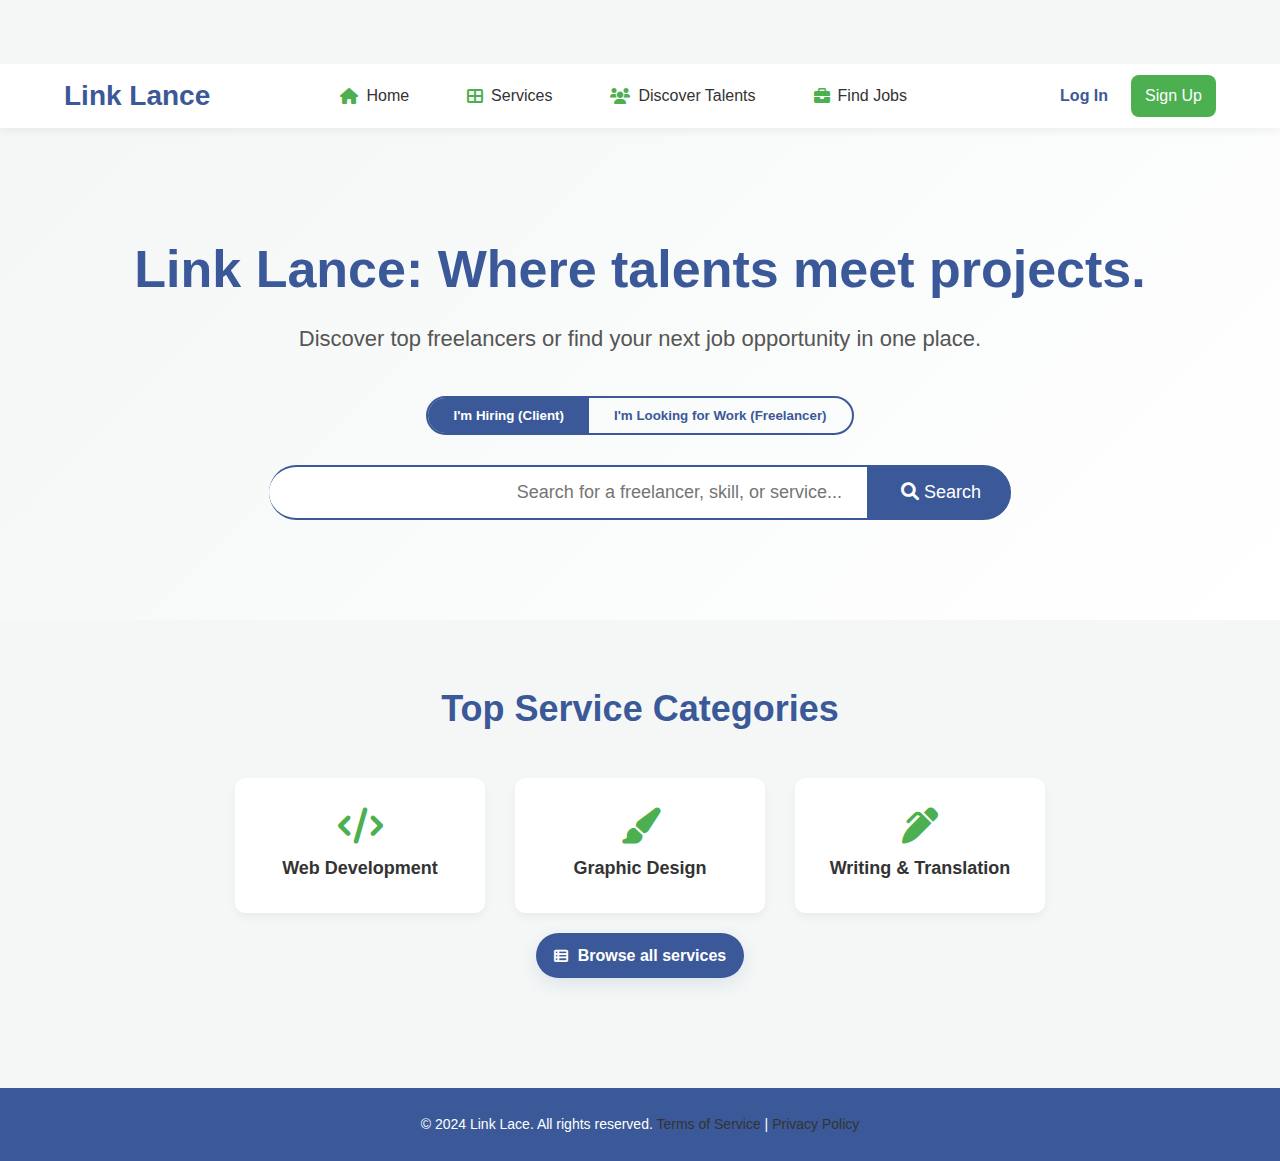
<file: index.html>
<!DOCTYPE html>
<html lang="en" dir="ltr">
<head>
    <meta charset="UTF-8">
    <meta name="viewport" content="width=device-width, initial-scale=1.0">
    <title>Link Lace | Home</title>
    <link rel="preconnect" href="https://fonts.googleapis.com">
    <link rel="preconnect" href="https://fonts.gstatic.com" crossorigin>
    <link href="https://fonts.googleapis.com/css2?family=Inter:wght@300;400;500;600;700;800&display=swap" rel="stylesheet">
    <link rel="stylesheet" href="https://cdnjs.cloudflare.com/ajax/libs/font-awesome/6.0.0-beta3/css/all.min.css">
    <link rel="stylesheet" href="css/style1.css">
</head>
<body>
    <!-- Background Elements -->
    <div class="bg-blobs">
        <div class="blob blob-1"></div>
        <div class="blob blob-2"></div>
        <div class="blob blob-3"></div>
    </div>

    <header>
        <a href="index.html" class="logo">Link Lance</a>
        <nav>
            <ul>
                <li><a href=index.html"><i class="fas fa-home"></i> Home</a></li>
                <li><a href="services.html"><i class="fas fa-th-large"></i> Services</a></li>
                <li><a href="discover.html"><i class="fas fa-users"></i> Discover Talents</a></li>
                <li><a href="jobs.html"><i class="fas fa-briefcase"></i> Find Jobs</a></li>
            </ul>
        </nav>
        <div class="auth-buttons">
            <a href="log in sign up.html" class="login-btn">Log In</a>
            <a href="log in sign up.html" class="signup-btn" id="signupBtn">Sign Up</a>
        </div>
    </header>

    <section class="hero-section">
        <div class="hero-content">
            <h1>Link Lance: Where talents meet projects.</h1>
            <p>Discover top freelancers or find your next job opportunity in one place.</p>
            <div class="role-switcher">
                <button class="role-btn active" data-role="client">I'm Hiring (Client)</button>
                <button class="role-btn" data-role="freelancer">I'm Looking for Work (Freelancer)</button>
            </div>
            <div class="search-bar">
                
                <input type="text" id="searchInput" placeholder="Search for a skill, service, or project...">
                <button id="searchButton"><i class="fas fa-search"></i> Search</button>
            </div>
        </div>
    </section>

    <section class="featured-services">
        <h2>Top Service Categories</h2>
        <div class="services-grid">
            <a class="service-card" href="jobs.html?category=web"><i class="fas fa-code"></i> <span>Web Development</span></a>
            <a class="service-card" href="jobs.html?category=design"><i class="fas fa-paint-brush"></i> <span>Graphic Design</span></a>
            <a class="service-card" href="jobs.html?category=writing"><i class="fas fa-pen-alt"></i> <span>Writing & Translation</span></a>
        </div>
        <div class="services-cta">
            <a href="services.html" class="view-all-services-btn"><i class="fas fa-th-list"></i> Browse all services</a>
        </div>
    </section>

    <footer>
        <p>&copy; 2024 Link Lace. All rights reserved. <a href="#">Terms of Service</a> | <a href="#">Privacy Policy</a></p>
    </footer>

    <script src="JS/script.js"></script>
</body>
</html>
</file>
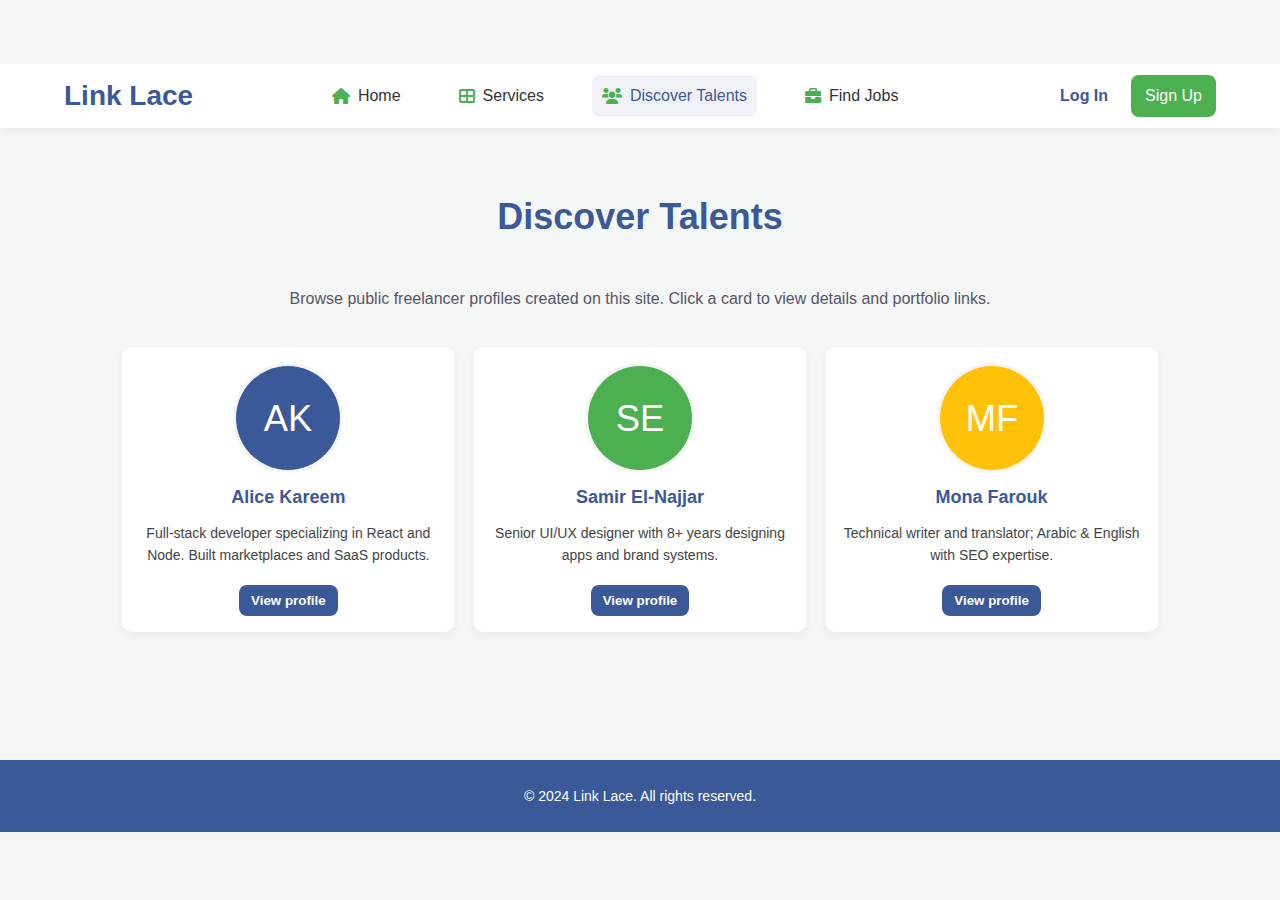
<file: discover.html>
<!DOCTYPE html>
<html lang="en" dir="ltr">
<head>
  <meta charset="utf-8">
  <meta name="viewport" content="width=device-width,initial-scale=1">
  <title>Link Lace | Discover Talents</title>
  <link rel="stylesheet" href="css/style1.css">
  <link rel="stylesheet" href="https://cdnjs.cloudflare.com/ajax/libs/font-awesome/6.0.0-beta3/css/all.min.css">
</head>
<body class="discover-page">

  <header>
    <a href="index.html" class="logo">Link Lace</a>
    <nav>
      <ul>
        <li><a href="index.html"><i class="fas fa-home"></i> Home</a></li>
        <li><a href="services.html"><i class="fas fa-th-large"></i> Services</a></li>
        <li><a href="discover.html"><i class="fas fa-users"></i> Discover Talents</a></li>
        <li><a href="jobs.html"><i class="fas fa-briefcase"></i> Find Jobs</a></li>
      </ul>
    </nav>
    <div class="auth-buttons">
      <a href="log in sign up.html" class="login-btn">Log In</a>
      <a href="log in sign up.html" class="signup-btn">Sign Up</a>
    </div>
  </header>

  <section class="featured-services">
    <h2>Discover Talents</h2>
    <p style="max-width:900px;margin:8px auto 18px;text-align:center;color:#556;">Browse public freelancer profiles created on this site. Click a card to view details and portfolio links.</p>
    <div id="talentList" class="talent-grid"></div>
  </section>

  <!-- modal for profile details -->
  <div id="talentModal" class="talent-modal" aria-hidden="true">
    <div class="talent-modal-panel">
      <button id="closeTalentModal" class="modal-close">×</button>
      <div id="talentModalContent"></div>
    </div>
  </div>

  <footer>
    <p>&copy; 2024 Link Lace. All rights reserved.</p>
  </footer>

  <script src="JS/script.js"></script>
  <script src="JS/discover.js"></script>
</body>
</html>
</file>
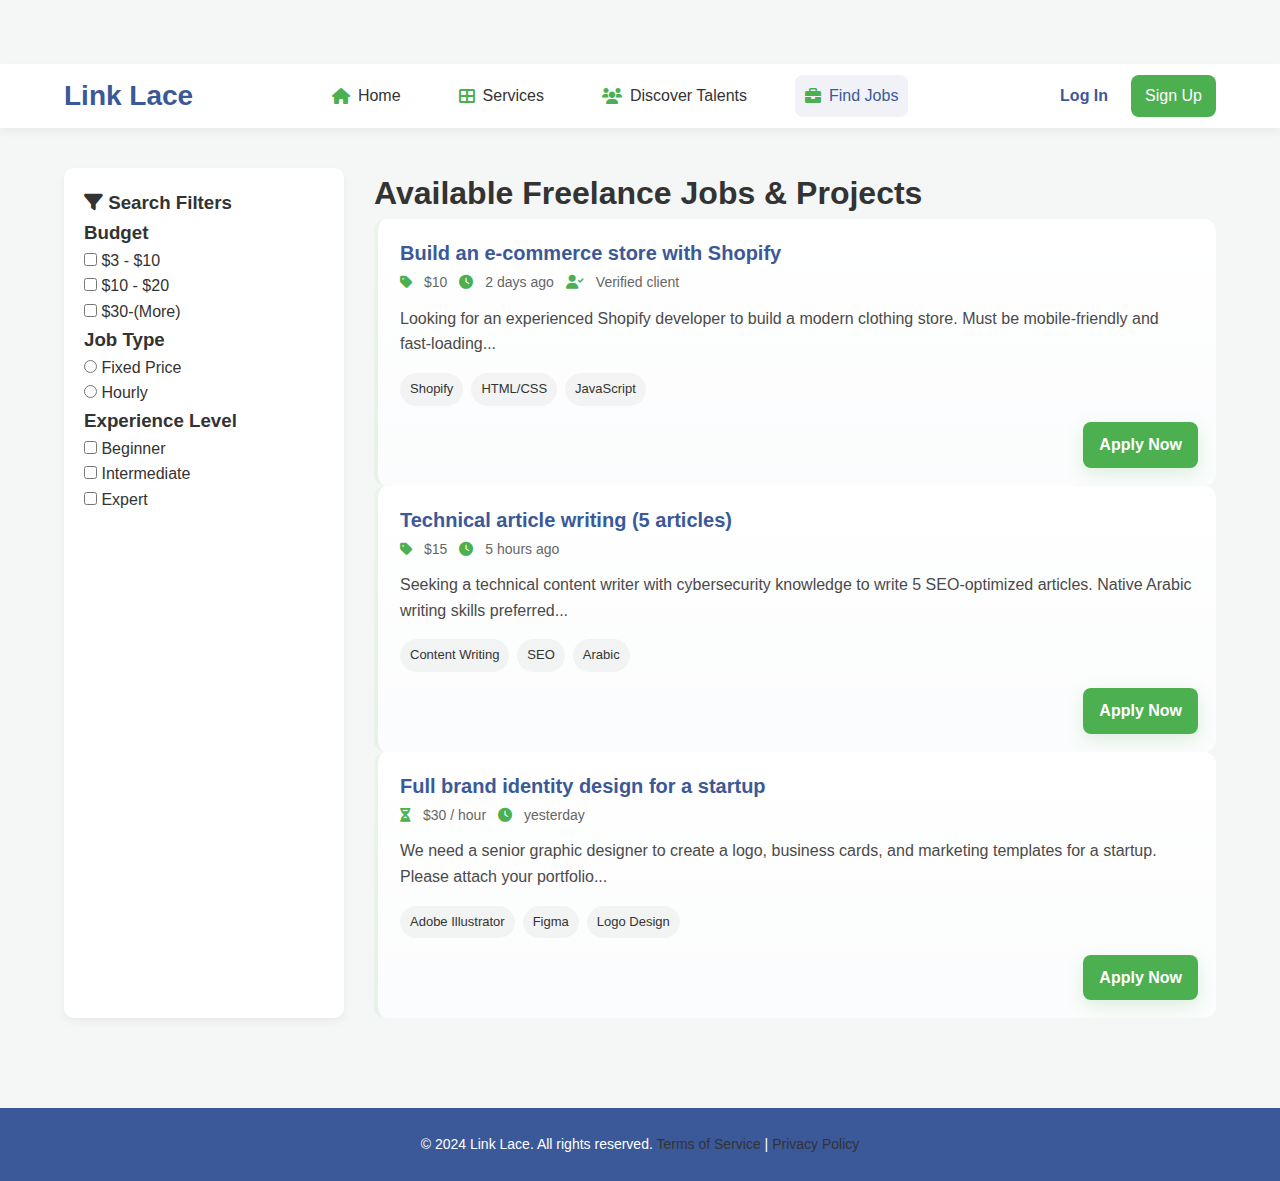
<file: jobs.html>
<!DOCTYPE html>
<html lang="en" dir="ltr">
<head>
    <meta charset="UTF-8">
    <meta name="viewport" content="width=device-width, initial-scale=1.0">
    <title>Link Lace | Job Listings</title>
    <link rel="preconnect" href="https://fonts.googleapis.com">
    <link rel="preconnect" href="https://fonts.gstatic.com" crossorigin>
    <link href="https://fonts.googleapis.com/css2?family=Inter:wght@300;400;500;600;700;800&display=swap" rel="stylesheet">
    <link rel="stylesheet" href="https://cdnjs.cloudflare.com/ajax/libs/font-awesome/6.0.0-beta3/css/all.min.css">
    <link rel="stylesheet" href="css/style1.css">
</head>
<body>
    <div class="bg-blobs">
        <div class="blob blob-1"></div>
        <div class="blob blob-2"></div>
        <div class="blob blob-3"></div>
    </div>

    <header>
        <a href="index.html" class="logo">Link Lace</a>
        <nav>
            <ul>
                <li><a href="index.html"><i class="fas fa-home"></i> Home</a></li>
                <li><a href="services.html"><i class="fas fa-th-large"></i> Services</a></li>
                <li><a href="discover.html"><i class="fas fa-users"></i> Discover Talents</a></li>
                <li><a href="jobs.html"><i class="fas fa-briefcase"></i> Find Jobs</a></li>
            </ul>
        </nav>
        <div class="auth-buttons">
            <a href="log in sign up.html" class="login-btn">Log In</a>
            <a href="log in sign up.html" class="signup-btn">Sign Up</a>
        </div>
    </header>

    <div class="main-content">
            <aside class="sidebar">
            <div class="filter-group">
                <h3><i class="fas fa-filter"></i> Search Filters</h3>
            </div>
            
            <div class="filter-group">
                <h3>Budget</h3>
                <label><input type="checkbox" name="budget" value="100-500"> $3 - $10</label><br>
                <label><input type="checkbox" name="budget" value="500-1000"> $10 - $20</label><br>
                <label><input type="checkbox" name="budget" value="1000+"> $30-(More)</label>
            </div>

            <div class="filter-group">
                <h3>Job Type</h3>
                <label><input type="radio" name="job_type" value="fixed"> Fixed Price</label><br>
                <label><input type="radio" name="job_type" value="hourly"> Hourly</label>
            </div>

            <div class="filter-group">
                <h3>Experience Level</h3>
                <label><input type="checkbox" name="experience" value="beginner"> Beginner</label><br>
                <label><input type="checkbox" name="experience" value="intermediate"> Intermediate</label><br>
                <label><input type="checkbox" name="experience" value="expert"> Expert</label>
            </div>
        </aside>

        <main class="content-area">
            <h1>Available Freelance Jobs & Projects</h1>
            
            <div class="job-list">
                <div class="job-card">
                    <h4>Build an e-commerce store with Shopify</h4>
                    <div class="job-meta">
                        <span title="Fixed Price"><i class="fas fa-tag"></i> $10</span>
                        <span title="Posted 2 days ago"><i class="fas fa-clock"></i> 2 days ago</span>
                        <span title="Verified client"><i class="fas fa-user-check"></i> Verified client</span>
                    </div>
                    <p class="job-description">Looking for an experienced Shopify developer to build a modern clothing store. Must be mobile-friendly and fast-loading...</p>
                    <div class="job-skills">
                        <span>Shopify</span>
                        <span>HTML/CSS</span>
                        <span>JavaScript</span>
                    </div>
                    <a href="#" class="job-apply-btn">Apply Now</a>
                </div>

                <div class="job-card">
                    <h4>Technical article writing (5 articles)</h4>
                    <div class="job-meta">
                        <span title="Fixed Price"><i class="fas fa-tag"></i> $15</span>
                        <span title="Posted 5 hours ago"><i class="fas fa-clock"></i> 5 hours ago</span>
                    </div>
                    <p class="job-description">Seeking a technical content writer with cybersecurity knowledge to write 5 SEO-optimized articles. Native Arabic writing skills preferred...</p>
                    <div class="job-skills">
                        <span>Content Writing</span>
                        <span>SEO</span>
                        <span>Arabic</span>
                    </div>
                    <a href="#" class="job-apply-btn">Apply Now</a>
                </div>
                
                <div class="job-card">
                    <h4>Full brand identity design for a startup</h4>
                    <div class="job-meta">
                        <span title="Hourly Rate"><i class="fas fa-hourglass-half"></i> $30 / hour</span>
                        <span title="Posted yesterday"><i class="fas fa-clock"></i> yesterday</span>
                    </div>
                    <p class="job-description">We need a senior graphic designer to create a logo, business cards, and marketing templates for a startup. Please attach your portfolio...</p>
                    <div class="job-skills">
                        <span>Adobe Illustrator</span>
                        <span>Figma</span>
                        <span>Logo Design</span>
                    </div>
                    <a href="#" class="job-apply-btn">Apply Now</a>
                </div>

            </div>
        </main>
    </div>

    <footer>
        <p>&copy; 2024 Link Lace. All rights reserved. <a href="#">Terms of Service</a> | <a href="#">Privacy Policy</a></p>
    </footer>

    <script src="JS/script.js"></script>
</body>
</html>
</file>
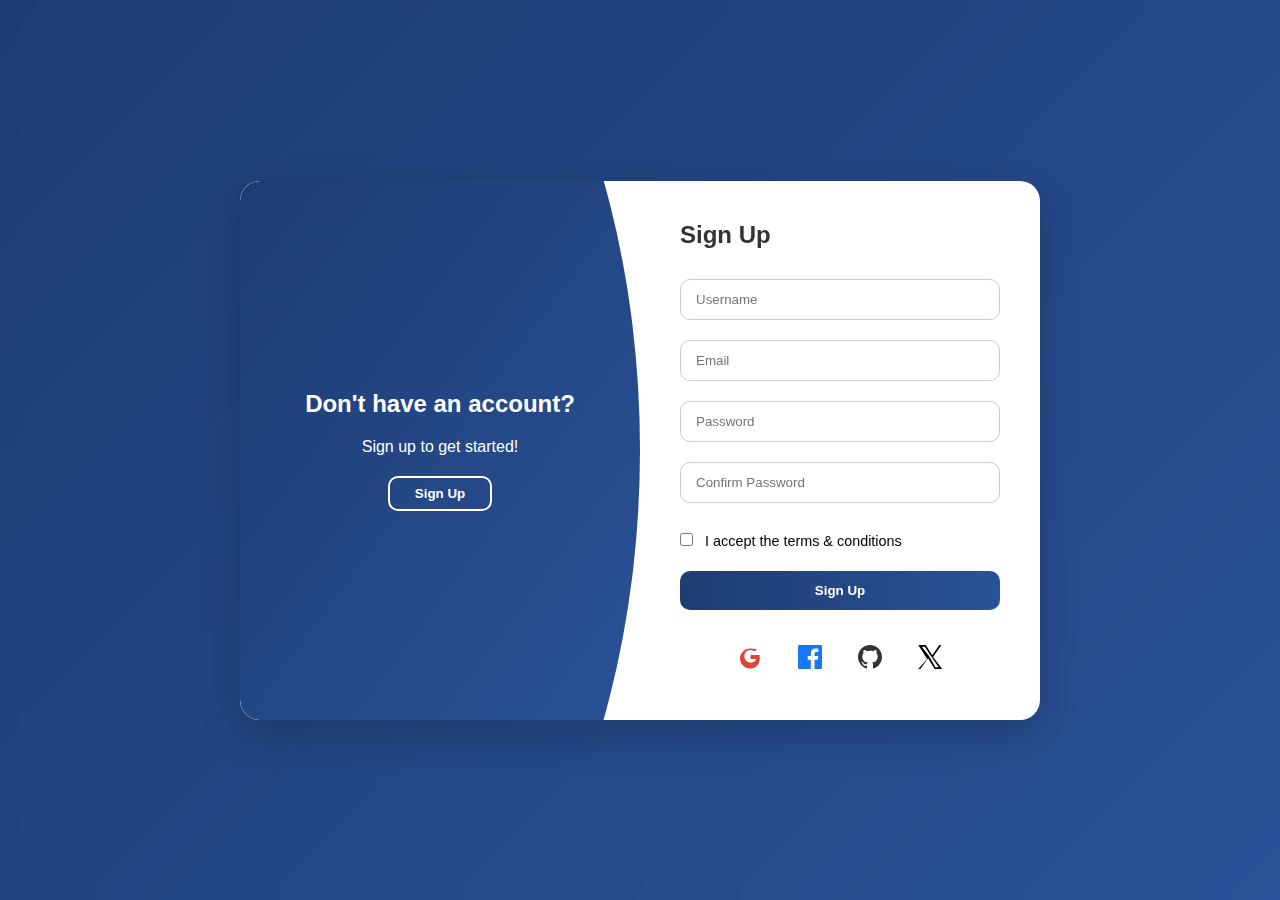
<file: log in sign up.html>
<!DOCTYPE html>
<html lang="en">
<head>
  <meta charset="UTF-8" />
  <meta name="viewport" content="width=device-width, initial-scale=1" />
  <!-- removed automatic refresh -->
  <title>Login & Sign Up</title>
  <link rel="stylesheet" href="css/style.css">
    <style>
      /* small utility: hide-only-for-visual users (screen-reader text) */
      .sr-only { position: absolute !important; width: 1px; height: 1px; padding: 0; margin: -1px; overflow: hidden; clip: rect(0,0,0,0); white-space: nowrap; border: 0; }
    </style>
</head>
<body>

<div class="wrapper" id="formWrapper">
  <!-- Login Form -->
    <div class="form-container login">
    <h2>Login</h2>
    <form id="loginForm" aria-label="Login form">
      <label for="loginEmail" class="sr-only">Email</label>
      <input id="loginEmail" name="email" type="email" placeholder="Email" required />
      <label for="loginPassword" class="sr-only">Password</label>
      <input id="loginPassword" name="password" type="password" placeholder="Password" required />
      <div class="forgot-password" tabindex="0">Forgot password?</div>
      <button type="submit" class="submit-btn">Login</button>
      <div class="social-login">
        <div class="social-btn google" title="Sign in with Google"><svg viewBox="0 0 24 24"><path d="M21.805 10.023h-9.31v3.953h5.675c-.234 1.255-1.413 3.685-5.675 3.685-3.417 0-6.195-2.827-6.195-6.31s2.778-6.31 6.195-6.31c1.943 0 3.25.832 4 1.547l2.728-2.618C16.88 4.256 14.812 3.5 12.062 3.5 6.626 3.5 2 8.012 2 13.5s4.626 10 10.062 10c5.799 0 9.67-4.063 9.67-9.81 0-.662-.067-1.163-.07-1.157z"/></svg></div>
        <div class="social-btn facebook" title="Sign in with Facebook"><svg viewBox="0 0 24 24"><path d="M22.675 0H1.325C.593 0 0 .593 0 1.326v21.348C0 23.407.593 24 1.325 24H12.82v-9.294H9.692v-3.622h3.128V8.41c0-3.1 1.893-4.788 4.659-4.788 1.325 0 2.466.099 2.797.143v3.243l-1.918.001c-1.504 0-1.796.715-1.796 1.763v2.31h3.59l-.467 3.622h-3.123V24h6.116C23.407 24 24 23.407 24 22.674V1.326C24 .593 23.407 0 22.675 0z"/></svg></div>
        <div class="social-btn github" title="Sign in with GitHub"><svg viewBox="0 0 24 24"><path d="M12 0C5.37 0 0 5.37 0 12c0 5.3 3.438 9.8 8.207 11.387.6.11.793-.258.793-.577v-2.02c-3.338.726-4.033-1.61-4.033-1.61-.546-1.387-1.333-1.757-1.333-1.757-1.09-.744.084-.729.084-.729 1.205.086 1.84 1.237 1.84 1.237 1.07 1.834 2.807 1.304 3.492.997.108-.776.42-1.305.763-1.605-2.665-.3-5.466-1.333-5.466-5.93 0-1.31.47-2.38 1.236-3.22-.123-.302-.536-1.516.117-3.162 0 0 1.008-.322 3.3 1.23a11.49 11.49 0 013.003-.404c1.02.005 2.045.137 3.003.404 2.29-1.553 3.297-1.23 3.297-1.23.655 1.646.242 2.86.12 3.162.77.84 1.236 1.91 1.236 3.22 0 4.61-2.807 5.625-5.48 5.922.432.372.817 1.103.817 2.222v3.293c0 .321.192.694.8.576C20.565 21.796 24 17.298 24 12c0-6.63-5.373-12-12-12z"/></svg></div>
        <div class="social-btn x" title="Sign in with X (Twitter)"><svg viewBox="0 0 1200 1227"><path d="M755.6 611.1L1186.7 0H1079.8L710.8 529.4 388.4 0H0L456.5 720.4 0 1227.3H106.9L502.2 682.2 836 1227.3H1224L755.6 611.1ZM571.2 606.3L511.7 515.7 174.2 87.5H338.7L627.7 531.1 686.5 617.7 1040.3 1137.3H875.9L571.2 606.3Z"/></svg></div>
      </div>
    </form>
  </div>

  <!-- Signup Form -->
    <div class="form-container signin">
    <h2>Sign Up</h2>
    <form id="signupForm" aria-label="Sign up form">
      <label for="signupUsername" class="sr-only">Username</label>
      <input id="signupUsername" name="username" type="text" placeholder="Username" required />
      <label for="signupEmail" class="sr-only">Email</label>
      <input id="signupEmail" name="email" type="email" placeholder="Email" required />
      <label for="signupPassword" class="sr-only">Password</label>
      <input id="signupPassword" name="password" type="password" placeholder="Password" required />
      <label for="signupPassword2" class="sr-only">Confirm Password</label>
      <input id="signupPassword2" name="confirm_password" type="password" placeholder="Confirm Password" required />
      <label class="accept-terms"><input name="accept_terms" type="checkbox" required /> I accept the terms &amp; conditions</label>
      <button type="submit" class="submit-btn">Sign Up</button>
      <div class="social-login">
        <div class="social-btn google" title="Sign up with Google"><svg viewBox="0 0 24 24"><path d="M21.805 10.023h-9.31v3.953h5.675c-.234 1.255-1.413 3.685-5.675 3.685-3.417 0-6.195-2.827-6.195-6.31s2.778-6.31 6.195-6.31c1.943 0 3.25.832 4 1.547l2.728-2.618C16.88 4.256 14.812 3.5 12.062 3.5 6.626 3.5 2 8.012 2 13.5s4.626 10 10.062 10c5.799 0 9.67-4.063 9.67-9.81 0-.662-.067-1.163-.07-1.157z"/></svg></div>
        <div class="social-btn facebook" title="Sign up with Facebook"><svg viewBox="0 0 24 24"><path d="M22.675 0H1.325C.593 0 0 .593 0 1.326v21.348C0 23.407.593 24 1.325 24H12.82v-9.294H9.692v-3.622h3.128V8.41c0-3.1 1.893-4.788 4.659-4.788 1.325 0 2.466.099 2.797.143v3.243l-1.918.001c-1.504 0-1.796.715-1.796 1.763v2.31h3.59l-.467 3.622h-3.123V24h6.116C23.407 24 24 23.407 24 22.674V1.326C24 .593 23.407 0 22.675 0z"/></svg></div>
        <div class="social-btn github" title="Sign up with GitHub"><svg viewBox="0 0 24 24"><path d="M12 0C5.37 0 0 5.37 0 12c0 5.3 3.438 9.8 8.207 11.387.6.11.793-.258.793-.577v-2.02c-3.338.726-4.033-1.61-4.033-1.61-.546-1.387-1.333-1.757-1.333-1.757-1.09-.744.084-.729.084-.729 1.205.086 1.84 1.237 1.84 1.237 1.07 1.834 2.807 1.304 3.492.997.108-.776.42-1.305.763-1.605-2.665-.3-5.466-1.333-5.466-5.93 0-1.31.47-2.38 1.236-3.22-.123-.302-.536-1.516.117-3.162 0 0 1.008-.322 3.3 1.23a11.49 11.49 0 013.003-.404c1.02.005 2.045.137 3.003.404 2.29-1.553 3.297-1.23 3.297-1.23.655 1.646.242 2.86.12 3.162.77.84 1.236 1.91 1.236 3.22 0 4.61-2.807 5.625-5.48 5.922.432.372.817 1.103.817 2.222v3.293c0 .321.192.694.8.576C20.565 21.796 24 17.298 24 12c0-6.63-5.373-12-12-12z"/></svg></div>
        <div class="social-btn x" title="Sign up with X (Twitter)"><svg viewBox="0 0 1200 1227"><path d="M755.6 611.1L1186.7 0H1079.8L710.8 529.4 388.4 0H0L456.5 720.4 0 1227.3H106.9L502.2 682.2 836 1227.3H1224L755.6 611.1ZM571.2 606.3L511.7 515.7 174.2 87.5H338.7L627.7 531.1 686.5 617.7 1040.3 1137.3H875.9L571.2 606.3Z"/></svg></div>
      </div>
    </form>
  </div>

  <!-- Blue Toggle -->
  <div class="toggle-container">
    <h2 id="toggleHeading">Don't have an account?</h2>
    <p id="toggleText">Sign up to get started!</p>
    <button class="switch-btn" id="toggleBtn">Sign Up</button>
  </div>
</div>

<script>
  const wrapper = document.getElementById('formWrapper');
  const toggleBtn = document.getElementById('toggleBtn');
  const toggleHeading = document.getElementById('toggleHeading');
  const toggleText = document.getElementById('toggleText');

  toggleBtn.addEventListener('click', () => {
    wrapper.classList.toggle('active');

    if(wrapper.classList.contains('active')){
      toggleHeading.textContent = "Already have an account?";
      toggleText.textContent = "Login to your account!";
      toggleBtn.textContent = "Login";
    } else {
      toggleHeading.textContent = "Don't have an account?";
      toggleText.textContent = "Sign up to get started!";
      toggleBtn.textContent = "Sign Up";
    }
  });
</script>
<script src="JS/login-signup.js"></script>

</body>
</html>
</file>
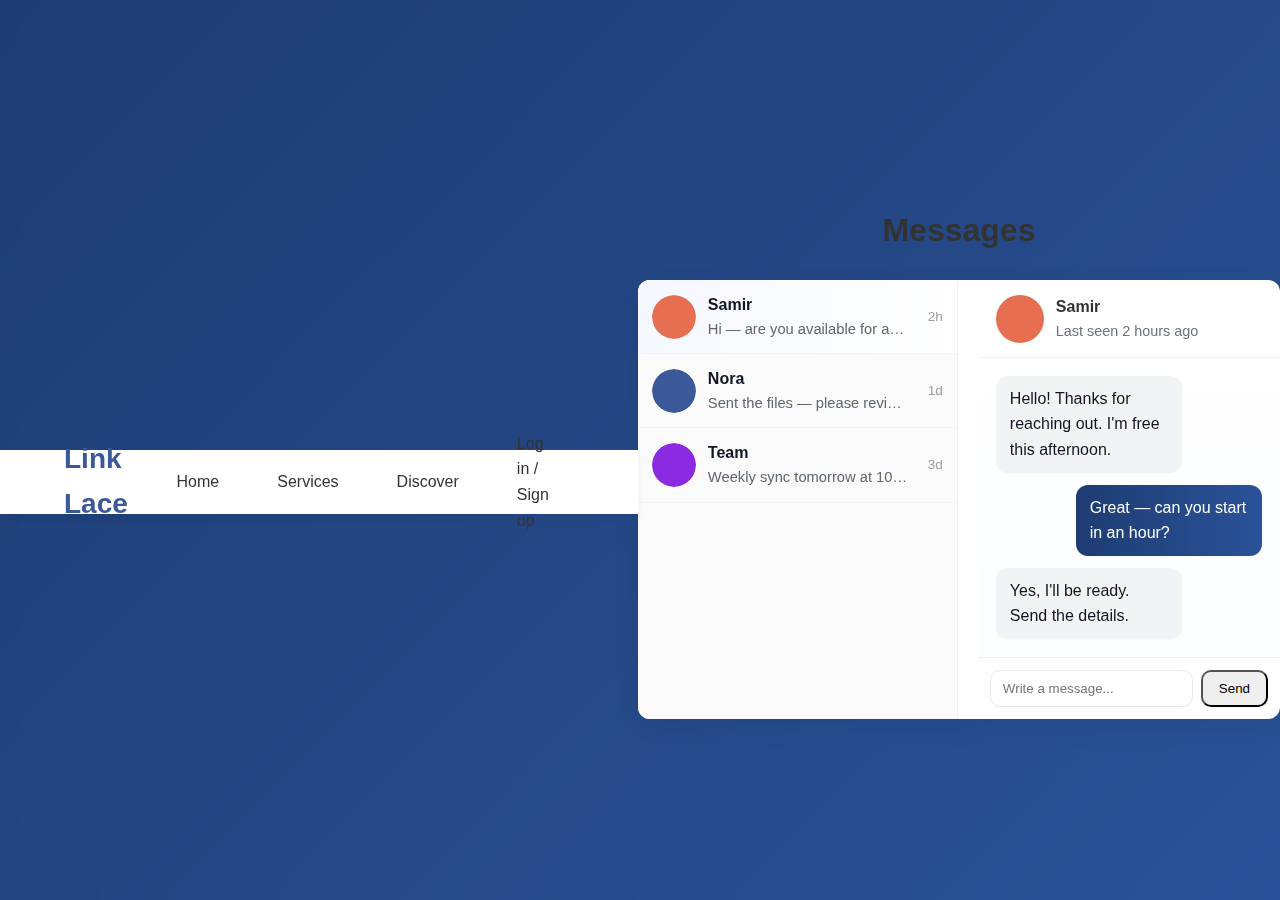
<file: messages.html>
<!doctype html>
<html lang="en" dir="ltr">
<head>
  <meta charset="utf-8" />
  <meta name="viewport" content="width=device-width,initial-scale=1" />
  <title>Messages - Link Lace</title>
  <link rel="stylesheet" href="css/style1.css">
  <link rel="stylesheet" href="css/style.css">
  <link rel="stylesheet" href="https://cdnjs.cloudflare.com/ajax/libs/font-awesome/6.0.0-beta3/css/all.min.css">
</head>
<body>
  <header>
    <a href="index.html" class="logo">Link Lace</a>
    <nav>
      <ul>
        <li><a href="index.html">Home</a></li>
        <li><a href="services.html">Services</a></li>
        <li><a href="discover.html">Discover</a></li>
        <li class="auth-buttons"><a href="log in sign up.html">Log in / Sign up</a></li>
      </ul>
    </nav>
  </header>

  <main class="container">
    <h1 style="text-align:center; margin:20px 0 10px">Messages</h1>

    <div class="messages-layout">
      <aside class="inbox-list" aria-label="Conversations">
        <div class="conversation-item active" data-id="1">
          <img class="avatar" src="data:image/svg+xml;utf8,<svg xmlns='http://www.w3.org/2000/svg' width='40' height='40'><circle cx='20' cy='20' r='20' fill='%23e76f51'/></svg>" alt="Avatar">
          <div class="conv-meta">
            <div class="conv-name">Samir</div>
            <div class="conv-preview">Hi — are you available for a 2-hour job?</div>
          </div>
          <div class="conv-time">2h</div>
        </div>
        <div class="conversation-item" data-id="2">
          <img class="avatar" src="data:image/svg+xml;utf8,<svg xmlns='http://www.w3.org/2000/svg' width='40' height='40'><circle cx='20' cy='20' r='20' fill='%233b5998'/></svg>" alt="Avatar">
          <div class="conv-meta">
            <div class="conv-name">Nora</div>
            <div class="conv-preview">Sent the files — please review.</div>
          </div>
          <div class="conv-time">1d</div>
        </div>
        <div class="conversation-item" data-id="3">
          <img class="avatar" src="data:image/svg+xml;utf8,<svg xmlns='http://www.w3.org/2000/svg' width='40' height='40'><circle cx='20' cy='20' r='20' fill='%238a2be2'/></svg>" alt="Avatar">
          <div class="conv-meta">
            <div class="conv-name">Team</div>
            <div class="conv-preview">Weekly sync tomorrow at 10am.</div>
          </div>
          <div class="conv-time">3d</div>
        </div>
      </aside>

      <section class="message-thread" aria-label="Conversation">
        <div class="thread-header">
          <img class="avatar" src="data:image/svg+xml;utf8,<svg xmlns='http://www.w3.org/2000/svg' width='44' height='44'><circle cx='22' cy='22' r='22' fill='%23e76f51'/></svg>" alt="Avatar">
          <div>
            <div class="thread-name">Samir</div>
            <div class="thread-sub">Last seen 2 hours ago</div>
          </div>
        </div>

        <div class="messages" id="messages">
          <div class="msg">Hello! Thanks for reaching out. I'm free this afternoon.</div>
          <div class="msg you">Great — can you start in an hour?</div>
          <div class="msg">Yes, I'll be ready. Send the details.</div>
        </div>

        <div class="reply-box">
          <input id="replyInput" placeholder="Write a message..." />
          <button id="sendBtn" class="submit-btn">Send</button>
        </div>
      </section>
    </div>

  </main>

  <script src="JS/script.js"></script>
</body>
</html>
</file>
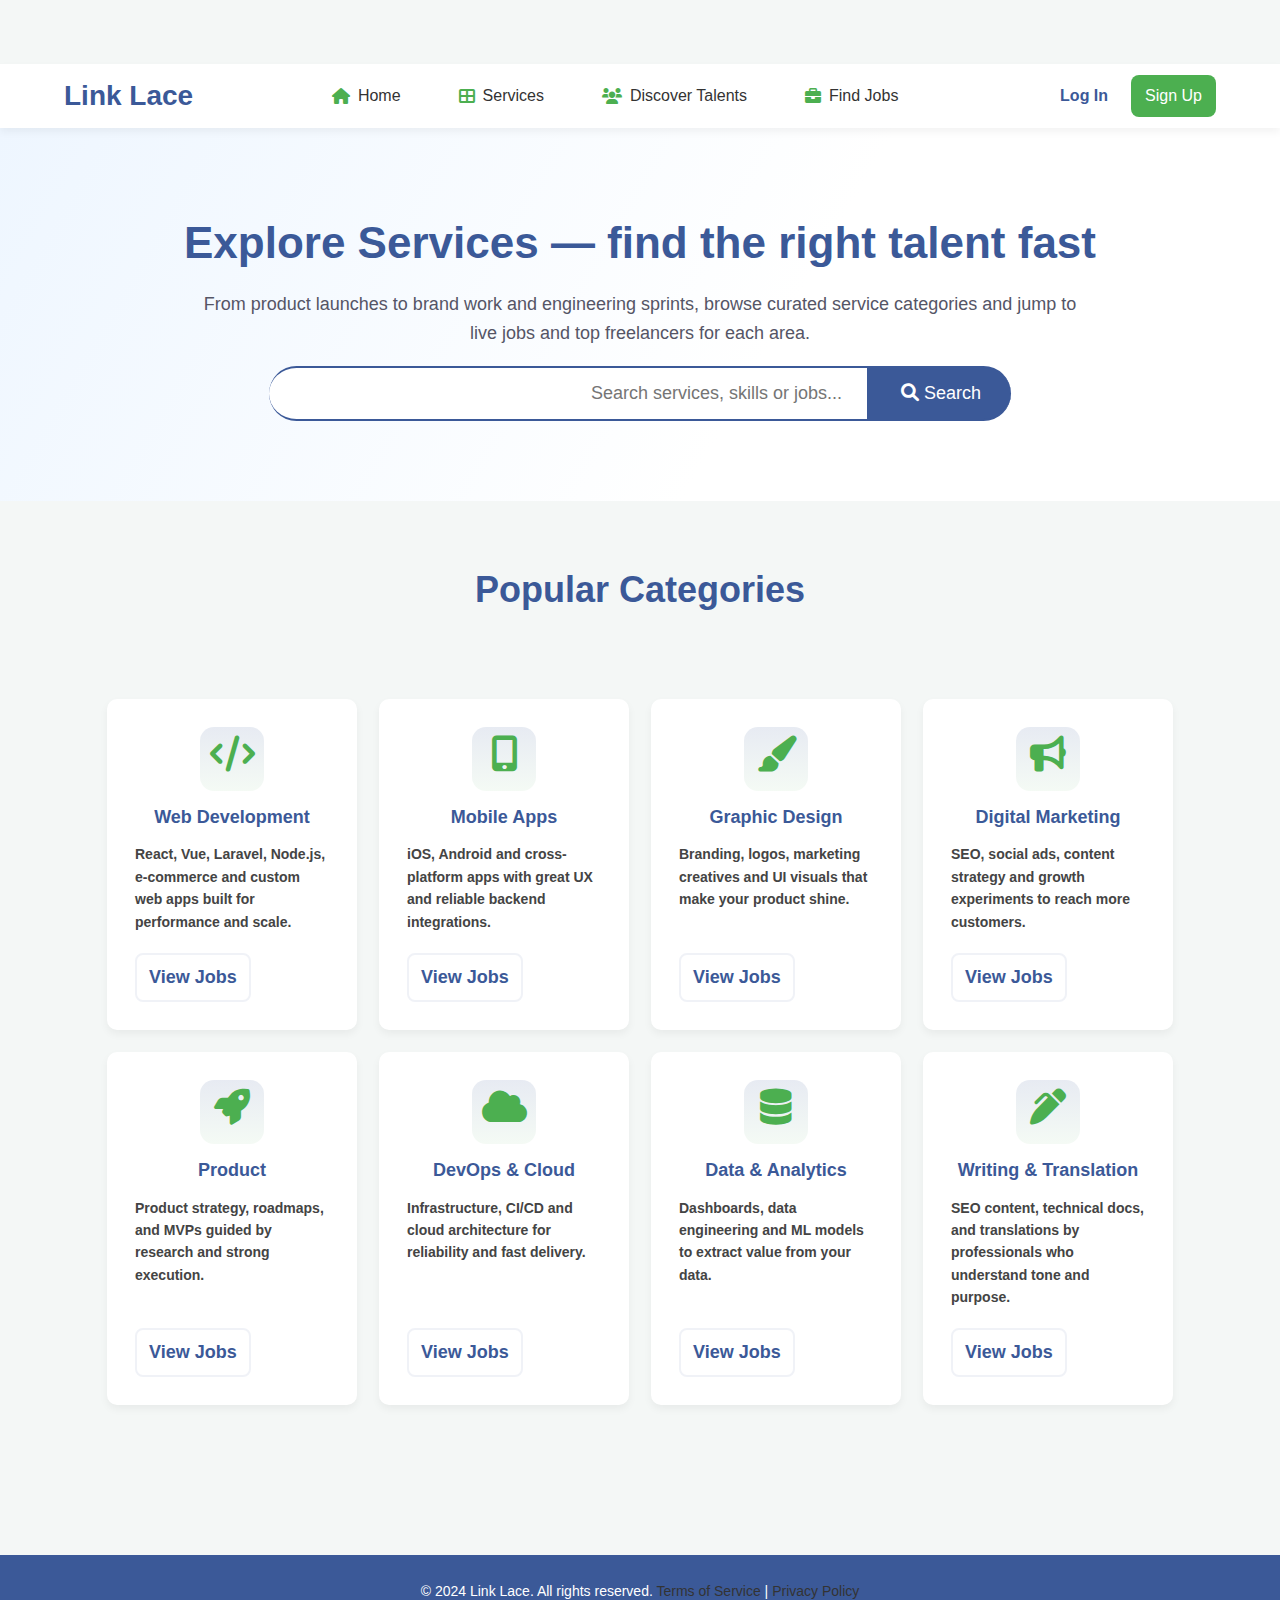
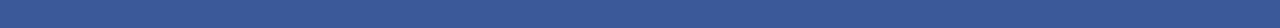
<file: services.html>
<!DOCTYPE html>
<html lang="en" dir="ltr">
<head>
    <meta charset="utf-8">
    <meta name="viewport" content="width=device-width,initial-scale=1">
    <title>Link Lace | Services</title>
    <link rel="stylesheet" href="css/style1.css">
    <link rel="stylesheet" href="https://cdnjs.cloudflare.com/ajax/libs/font-awesome/6.0.0-beta3/css/all.min.css">
</head>
<body class="services-page">

    <header>
        <a href="index.html" class="logo">Link Lace</a>
        <nav>
            <ul>
                <li><a href="index.html"><i class="fas fa-home"></i> Home</a></li>
                <li><a href="services.html"><i class="fas fa-th-large"></i> Services</a></li>
                <li><a href="discover.html"><i class="fas fa-users"></i> Discover Talents</a></li>
                <li><a href="jobs.html"><i class="fas fa-briefcase"></i> Find Jobs</a></li>
            </ul>
        </nav>
        <div class="auth-buttons">
            <a href="log in sign up.html" class="login-btn">Log In</a>
            <a href="log in sign up.html" class="signup-btn">Sign Up</a>
        </div>
    </header>

    <section class="services-hero">
        <div class="hero-wrap">
            <h1>Explore Services — find the right talent fast</h1>
            <p>From product launches to brand work and engineering sprints, browse curated service categories and jump to live jobs and top freelancers for each area.</p>

            <div class="search-bar">
                <input type="text" id="searchInput" placeholder="Search services, skills or jobs...">
                <button id="searchButton"><i class="fas fa-search"></i> Search</button>
            </div>
        </div>
    </section>

    <section class="featured-services">
        <h2>Popular Categories</h2>
        <div class="services-grid">
            <article class="service-card">
                <div class="icon"><i class="fas fa-code"></i></div>
                <h3>Web Development</h3>
                <p>React, Vue, Laravel, Node.js, e-commerce and custom web apps built for performance and scale.</p>
                <a class="cta" href="jobs.html?category=web">View Jobs</a>
            </article>

            <article class="service-card">
                <div class="icon"><i class="fas fa-mobile-alt"></i></div>
                <h3>Mobile Apps</h3>
                <p>iOS, Android and cross-platform apps with great UX and reliable backend integrations.</p>
                <a class="cta" href="jobs.html?category=mobile">View Jobs</a>
            </article>

            <article class="service-card">
                <div class="icon"><i class="fas fa-paint-brush"></i></div>
                <h3>Graphic Design</h3>
                <p>Branding, logos, marketing creatives and UI visuals that make your product shine.</p>
                <a class="cta" href="jobs.html?category=design">View Jobs</a>
            </article>

            <article class="service-card">
                <div class="icon"><i class="fas fa-bullhorn"></i></div>
                <h3>Digital Marketing</h3>
                <p>SEO, social ads, content strategy and growth experiments to reach more customers.</p>
                <a class="cta" href="jobs.html?category=marketing">View Jobs</a>
            </article>

            <article class="service-card">
                <div class="icon"><i class="fas fa-rocket"></i></div>
                <h3>Product</h3>
                <p>Product strategy, roadmaps, and MVPs guided by research and strong execution.</p>
                <a class="cta" href="jobs.html?category=product">View Jobs</a>
            </article>

            <article class="service-card">
                <div class="icon"><i class="fas fa-cloud"></i></div>
                <h3>DevOps & Cloud</h3>
                <p>Infrastructure, CI/CD and cloud architecture for reliability and fast delivery.</p>
                <a class="cta" href="jobs.html?category=devops">View Jobs</a>
            </article>

            <article class="service-card">
                <div class="icon"><i class="fas fa-database"></i></div>
                <h3>Data & Analytics</h3>
                <p>Dashboards, data engineering and ML models to extract value from your data.</p>
                <a class="cta" href="jobs.html?category=data">View Jobs</a>
            </article>

            <article class="service-card">
                <div class="icon"><i class="fas fa-pen-alt"></i></div>
                <h3>Writing & Translation</h3>
                <p>SEO content, technical docs, and translations by professionals who understand tone and purpose.</p>
                <a class="cta" href="jobs.html?category=writing">View Jobs</a>
            </article>

        </div>
    </section>

    <footer>
        <p>&copy; 2024 Link Lace. All rights reserved. <a href="#">Terms of Service</a> | <a href="#">Privacy Policy</a></p>
    </footer>

    <script src="JS/services.js"></script>
</body>
</html>
</file>
<file: css/style1.css>
/* Colors and base typography */
:root {
    --primary-color: #3b5998; /* dark blue */
    --secondary-color: #4CAF50; /* success green */
    --accent-color: #FFC107; /* accent yellow/gold */
    --background-light: #f4f7f6;
    --text-dark: #333;
    --text-light: #fff;
    --shadow-light: 0 4px 8px rgba(0, 0, 0, 0.05);
    --header-height: 64px;
}

* {
    box-sizing: border-box;
    margin: 0;
    padding: 0;
    font-family: 'Arial', sans-serif;
}

body {
    direction: ltr;
    text-align: left;
    color: var(--text-dark);
    background-color: var(--background-light);
    line-height: 1.6;
    padding-top: var(--header-height);
}

a {
    text-decoration: none;
    color: var(--text-dark);
}

/* ------------------ Header and Navigation ------------------ */
header {
    display: flex;
    justify-content: space-between;
    align-items: center;
    padding: 15px 5%;
    background-color: var(--text-light);
    box-shadow: var(--shadow-light);
    position: fixed;
    top: 0;
    left: 0;
    right: 0;
    height: var(--header-height);
    z-index: 100;
}

/* Nav: user menu, toggle and responsive behavior */
.nav-toggle {
    display: none;
    background: transparent;
    border: none;
    font-size: 22px;
    cursor: pointer;
    padding: 6px 10px;
    color: var(--primary-color);
}

.user-menu { position: relative; display: inline-flex; align-items: center; margin-left: 12px; }
.user-btn { background: transparent; border: none; cursor: pointer; display: inline-flex; align-items: center; gap:6px; padding:6px 8px; font-size:16px; color:var(--primary-color); }
.user-btn i { font-size:16px; }
.user-dropdown { position: absolute; right: 0; top: calc(100% + 8px); background: #fff; border: 1px solid #f0f0f2; box-shadow: 0 8px 24px rgba(16,24,40,0.06); border-radius: 8px; min-width: 160px; display: none; z-index: 60; }
.user-dropdown.open { display: block; }
.user-dropdown a { display: block; padding: 10px 12px; color: var(--text-dark); font-weight: 600; border-bottom: 1px solid #f6f6f7; }
.user-dropdown a:last-child { border-bottom: none; }
.user-dropdown a:hover { background: #f8fafc; }

.nav-profile-link .nav-avatar { width:28px; height:28px; border-radius:50%; margin-right:8px; vertical-align:middle; object-fit:cover; }

/* Responsive nav: collapse into a toggled menu */
@media (max-width: 880px) {
    .nav-toggle { display: inline-block; }
    nav { position: absolute; left: 0; right: 0; top: 64px; background: var(--text-light); display: none; }
    nav.open { display: block; }
    nav ul { flex-direction: column; padding: 12px 20px; }
    nav ul li { margin: 8px 0; }
    .auth-buttons { display: none; }
}

.logo {
    font-size: 28px;
    font-weight: 900;
    color: var(--primary-color);
}

nav ul {
    list-style: none;
    display: flex;
}

nav ul li {
    margin: 0 15px;
}

nav ul li a {
    display: flex;
    align-items: center;
    color: var(--text-dark);
    transition: color 0.3s;
    font-size: 16px;
    padding: 5px;
}

nav ul li a i {
    margin-right: 8px;
    color: var(--secondary-color);
}

nav ul li a:hover {
    color: var(--primary-color);
}

.auth-buttons .login-btn {
    margin-left: 10px;
    color: var(--primary-color);
    font-weight: bold;
}

.auth-buttons .signup-btn {
    background-color: var(--secondary-color);
    color: white;
    padding: 10px 20px;
    border-radius: 50px;
    transition: background-color 0.3s;
}

.auth-buttons .signup-btn:hover {
    background-color: #3e8e41;
}

/* ------------------ Hero Section (Index Page Only) ------------------ */
.hero-section {
    padding: 100px 5%;
    background: linear-gradient(135deg, var(--background-light) 0%, #ffffff 100%);
    text-align: center;
}

.hero-content h1 {
    font-size: 52px;
    margin-bottom: 10px;
    color: var(--primary-color);
}

.hero-content p {
    font-size: 22px;
    color: #555;
    margin-bottom: 40px;
}

/* Role switcher */
.role-switcher {
    display: inline-flex;
    margin-bottom: 30px;
    border: 2px solid var(--primary-color);
    border-radius: 50px;
    overflow: hidden;
}

.role-btn {
    padding: 10px 25px;
    border: none;
    background-color: transparent;
    color: var(--primary-color);
    font-weight: bold;
    cursor: pointer;
    transition: all 0.3s;
}

.role-btn.active {
    background-color: var(--primary-color);
    color: var(--text-light);
}

/* Search bar */
.search-bar {
    display: flex;
    justify-content: center;
}

.search-bar input {
    padding: 15px 25px;
    width: 60%;
    max-width: 600px;
    border: 2px solid var(--primary-color);
    border-left: none;
    border-radius: 50px 0 0 50px;
    font-size: 18px;
    outline: none;
    text-align: right;
}

.search-bar button {
    padding: 15px 30px;
    background-color: var(--primary-color);
    color: white;
    border: 2px solid var(--primary-color);
    border-right: none;
    border-radius: 0 50px 50px 0;
    cursor: pointer;
    font-size: 18px;
    transition: background-color 0.3s;
}

.search-bar button:hover {
    background-color: #2c4a83;
}

/* ------------------ Featured Services ------------------ */
.featured-services {
    padding: 60px 5%;
    text-align: center;
}

.featured-services h2 {
    font-size: 36px;
    margin-bottom: 40px;
    color: var(--primary-color);
}

.services-grid {
    display: flex;
    justify-content: center;
    gap: 30px;
    flex-wrap: wrap;
}

/* Services CTA (Browse all services) */
.services-cta { margin-top: 20px; text-align: center; }
.view-all-services-btn {
    display: inline-flex;
    align-items: center;
    gap: 10px;
    background: var(--primary-color);
    color: #fff;
    padding: 10px 18px;
    border-radius: 28px;
    font-weight: 700;
    border: none;
    text-decoration: none;
    box-shadow: 0 6px 18px rgba(59,89,152,0.12);
    transition: transform 0.12s ease, box-shadow 0.12s ease, background 0.12s ease;
}
.view-all-services-btn i { font-size: 14px; }
.view-all-services-btn:hover { transform: translateY(-3px); box-shadow: 0 10px 26px rgba(59,89,152,0.16); background: #2c4a83; }

@media (max-width: 480px) {
    .view-all-services-btn { width: 100%; justify-content: center; padding: 12px 16px; }
}

.service-card {
    background-color: var(--text-light);
    padding: 30px;
    width: 250px;
    border-radius: 10px;
    box-shadow: var(--shadow-light);
    font-size: 18px;
    font-weight: bold;
    color: var(--text-dark);
    transition: transform 0.3s, box-shadow 0.3s;
}

/* make service-card work as a link when used as <a> */
.service-card {
    display: flex;
    flex-direction: column;
    align-items: center;
    text-align: center;
}

.service-card i {
    font-size: 36px;
    color: var(--secondary-color);
    margin-bottom: 10px;
    display: block;
}

.service-card:hover {
    transform: translateY(-5px);
    box-shadow: 0 8px 15px rgba(0, 0, 0, 0.1);
}

/* ------------------ Main Content Layout (Jobs & Profile) ------------------ */
.main-content {
    display: flex;
    padding: 40px 5%;
    gap: 30px;
}

.sidebar {
    flex: 0 0 280px; /* fixed width for sidebar */
    background-color: var(--text-light);
    padding: 20px;
    border-radius: 10px;
    box-shadow: var(--shadow-light);
}

.content-area {
    flex-grow: 1; /* remaining space for content */
}


/* ------------------ Profile Page Styles ------------------ */
.profile-header {
    background-color: var(--text-light);
    padding: 30px;
    border-radius: 10px;
    box-shadow: var(--shadow-light);
    margin-bottom: 30px;
    display: flex;
    align-items: center;
}

.profile-avatar {
    width: 120px;
    height: 120px;
    border-radius: 50%;
    margin-left: 30px;
    object-fit: cover;
    border: 3px solid var(--secondary-color);
}

.profile-info h1 {
    font-size: 36px;
    color: var(--primary-color);
}

.profile-info h3 {
    font-size: 20px;
    color: #555;
    font-weight: normal;
}

.rating {
    color: var(--accent-color);
    font-size: 18px;
    margin-top: 5px;
}

.rating i {
    margin-left: 2px;
}

.profile-actions button {
    background-color: var(--primary-color);
    color: white;
    padding: 10px 20px;
    border: none;
    border-radius: 5px;
    cursor: pointer;
    font-weight: bold;
    margin-top: 15px;
    transition: background-color 0.3s;
}

.profile-actions button:hover {
    background-color: #2c4a83;
}

.profile-sections {
    display: grid;
    grid-template-columns: 1fr 2fr;
    gap: 30px;
}

.sidebar-details div {
    background-color: var(--text-light);
    padding: 20px;
    border-radius: 10px;
    box-shadow: var(--shadow-light);
    margin-bottom: 20px;
}

.section-content h2 {
    color: var(--primary-color);
    border-bottom: 2px solid var(--accent-color);
    padding-bottom: 10px;
    margin-bottom: 20px;
}

.portfolio-grid {
    display: grid;
    grid-template-columns: repeat(auto-fit, minmax(200px, 1fr));
    gap: 15px;
}

.portfolio-item {
    background-color: #eee;
    padding: 10px;
    border-radius: 5px;
    text-align: center;
}

.review-card {
    border: 1px solid #ddd;
    padding: 15px;
    border-radius: 8px;
    margin-bottom: 15px;
}

/* ------------------ Footer ------------------ */
footer {
    text-align: center;
    padding: 25px 5%;
    background-color: var(--primary-color);
    color: white;
    font-size: 14px;
    margin-top: 50px;
}

/* ------------------ Responsive Media Queries ------------------ */

/* Large tablets / small desktops */
@media (max-width: 1024px) {
    .hero-content h1 {
        font-size: 40px;
    }

    .hero-content p {
        font-size: 18px;
    }

    .search-bar input {
        width: 75%;
    }

    .service-card {
        width: 220px;
        padding: 24px;
    }

    .profile-info h1 {
        font-size: 30px;
    }

    .profile-sections {
        grid-template-columns: 1fr 2fr;
        gap: 20px;
    }
}

/* Comprehensive header/nav fixes */
header { position: relative; z-index: 80; }
.logo { display: inline-flex; align-items: center; gap:10px; }

nav { display: block; }
nav ul { display:flex; align-items:center; gap:12px; }
nav ul li a { padding: 8px 10px; border-radius: 8px; }

/* Ensure header content aligns well when user-menu present */
.header-right { display:flex; align-items:center; gap:10px; }

/* Improve auth-buttons layout */
.auth-buttons { display:flex; align-items:center; gap:10px; }
.auth-buttons .login-btn { padding:8px 12px; border-radius:8px; background:transparent; border:1px solid transparent; }
.auth-buttons .signup-btn { padding:8px 14px; border-radius:8px; }

/* Mobile behavior: collapse nav into toggle (script creates .nav-toggle) */
@media (max-width: 880px) {
    header { padding: 10px 4%; }
    .logo { font-size:20px; }
    nav { position: absolute; left: 0; right: 0; top: 64px; background: var(--text-light); display: none; box-shadow: 0 16px 40px rgba(2,6,23,0.08); }
    nav.open { display:block; }
    nav ul { flex-direction: column; padding: 12px 8%; gap:6px; }
    nav ul li { margin: 0; }
    nav ul li a { display:block; padding: 12px 10px; }

    /* Show auth buttons when nav is open (positioned inside header area) */
    .auth-buttons { display: none; }
    nav.open + .auth-buttons { display: flex; position: absolute; right: 16px; top: calc(100% + 8px); background: #fff; padding:8px; border-radius:8px; box-shadow: 0 8px 24px rgba(2,6,23,0.06); }

    /* Make sure user dropdown is positioned within viewport */
    .user-dropdown { right: 16px; left: auto; }
}

/* Small polish: active link and focus styles */
nav ul li a.active, nav ul li a:focus {
    background: rgba(59,89,152,0.08);
    color: var(--primary-color);
}

/* Ensure dropdown open class works reliably */
.user-dropdown { transition: opacity 0.12s ease, transform 0.12s ease; opacity: 0; transform: translateY(-6px); pointer-events: none; }
.user-dropdown.open { opacity: 1; transform: translateY(0); pointer-events: auto; }

/* make sure nav-profile link looks good */
.nav-profile-link { display:inline-flex; align-items:center; gap:8px; padding:6px 8px; border-radius:8px; }
.nav-profile-link:hover { background: rgba(0,0,0,0.03); }

/* Tablet and large phones */
@media (max-width: 768px) {
    header {
        flex-direction: column;
        align-items: flex-start;
        gap: 12px;
        padding: 12px 5%;
    }

    nav ul {
        flex-direction: column;
        width: 100%;
    }

    nav ul li {
        margin: 6px 0;
    }

    .auth-buttons {
        margin-top: 8px;
    }

    .hero-section {
        padding: 60px 5%;
        text-align: left;
    }

    .hero-content h1 {
        font-size: 32px;
    }

    .hero-content p {
        font-size: 16px;
        margin-bottom: 24px;
    }

    .search-bar {
        flex-direction: column;
        align-items: stretch;
        gap: 10px;
    }

    .search-bar input {
        width: 100%;
        border-radius: 50px;
        border-left: 2px solid var(--primary-color);
    }

    .search-bar button {
        width: 100%;
        border-radius: 50px;
        border-right: 2px solid var(--primary-color);
    }

    .services-grid {
        gap: 16px;
        justify-content: stretch;
    }

    .service-card {
        width: 100%;
    }

    .main-content {
        flex-direction: column;
        padding: 20px 5%;
    }

    .sidebar {
        flex: 0 0 auto;
        width: 100%;
    }

    .job-apply-btn {
        float: none;
        display: inline-block;
        margin-top: 12px;
    }

    .profile-header {
        flex-direction: column;
        align-items: flex-start;
    }

    .profile-avatar {
        margin-left: 0;
        margin-bottom: 15px;
    }

    .profile-sections {
        grid-template-columns: 1fr;
    }
}

/* Small phones */
@media (max-width: 480px) {
    .hero-content h1 {
        font-size: 24px;
    }

    .hero-content p {
        font-size: 14px;
    }

    .role-btn {
        padding: 8px 12px;
        font-size: 14px;
    }

    .service-card {
        padding: 16px;
        font-size: 16px;
    }

    .profile-info h1 {
        font-size: 24px;
    }

    .search-bar input, .search-bar button {
        font-size: 16px;
        padding: 12px;
    }

    .logo {
        font-size: 22px;
    }
}

/* ------------------ UI utilities: nav toggle, modal, job card placement ------------------ */

/* Mobile nav toggle button */
.nav-toggle {
    display: none; /* shown at small widths via media query */
    background: transparent;
    border: none;
    font-size: 22px;
    cursor: pointer;
    color: var(--primary-color);
}

/* When nav has .open, show items as column (mobile) */
header nav.open ul,
header nav.open {
    display: block;
}

header nav {
    transition: max-height 0.25s ease;
}

header nav ul {
    gap: 8px;
}

/* Simple modal wrapper style (used if inline modal not available) */
.auth-modal {
    position: fixed;
    inset: 0;
    display: flex;
    align-items: center;
    justify-content: center;
    background: rgba(0,0,0,0.45);
    z-index: 9999;
}

.auth-modal .auth-panel {
    background: #fff;
    padding: 20px;
    border-radius: 8px;
    max-width: 420px;
    width: 100%;
    box-shadow: 0 8px 24px rgba(0,0,0,0.2);
}

/* Make job card button positioned consistently */
.job-card {
    position: relative;
    padding: 22px 22px 72px 22px; /* room for CTA */
    border-radius: 12px;
    border-left: 4px solid rgba(76, 175, 80, 0.12);
    transition: transform 0.18s ease, box-shadow 0.18s ease;
    background: linear-gradient(180deg, #ffffff, #fbfcfd);
}

.job-card:hover {
    transform: translateY(-6px);
    box-shadow: 0 12px 30px rgba(18, 38, 63, 0.08);
}

.job-header {
    display: flex;
    justify-content: space-between;
    align-items: flex-start;
    gap: 12px;
}

.job-card h4 {
    margin: 0 0 6px 0;
    font-size: 20px;
    line-height: 1.2;
    color: var(--primary-color);
}

.job-meta {
    margin: 0; /* handled by .job-meta rules added earlier */
}

.job-description {
    color: #4a4a4a;
    margin: 12px 0 16px 0;
}

.job-skills {
    display: flex;
    flex-wrap: wrap;
    gap: 8px;
    margin-bottom: 8px;
}

.job-skills span {
    background: rgba(0,0,0,0.04);
    color: var(--text-dark);
    padding: 6px 10px;
    border-radius: 999px;
    font-size: 13px;
}

.job-apply-btn {
    position: absolute;
    right: 18px;
    bottom: 18px;
    float: none;
    margin-top: 0;
    background: var(--secondary-color);
    color: #fff;
    padding: 10px 16px;
    border-radius: 8px;
    font-weight: 700;
    box-shadow: 0 6px 18px rgba(76,175,80,0.18);
    transition: transform 0.12s ease, box-shadow 0.12s ease;
}

.job-apply-btn:hover {
    transform: translateY(-3px);
    box-shadow: 0 10px 26px rgba(76,175,80,0.22);
}

/* Job meta: price, time, verified badges */
.job-meta {
    display: flex;
    flex-wrap: wrap;
    gap: 12px;
    align-items: center;
    font-size: 14px;
    color: #666;
    margin-bottom: 10px;
}

.job-meta span,
.job-meta time,
.job-meta .meta-item {
    display: inline-flex;
    align-items: center;
    gap: 6px;
    color: #666;
}

.job-meta i {
    color: var(--secondary-color);
    font-size: 14px;
    margin-inline-end: 6px;
}

/* reset older left/right margins that conflicted */
.job-meta span { margin: 0; }

@media (max-width: 480px) {
    .job-meta {
        font-size: 13px;
        gap: 8px;
    }
}

/* show nav-toggle on small screens */
@media (max-width: 768px) {
    .nav-toggle { display: inline-block; }
    header nav { display: none; }
    header nav.open { display: block; }
    header nav.open ul { display: flex; flex-direction: column; }
}

/* ------------------ Profile page + navbar profilex styles ------------------ */
.profile-header {
    display: flex;
    align-items: center;
    gap: 20px;
    background-color: var(--text-light);
    padding: 24px;
    border-radius: 10px;
    box-shadow: var(--shadow-light);
    margin-bottom: 22px;
}
.profile-header .profile-avatar {
    width: 120px;
    height: 120px;
    border-radius: 50%;
    object-fit: cover;
    border: 3px solid rgba(59,89,152,0.12);
}
.profile-header .profile-info h1 { font-size: 28px; margin-bottom:6px; color:var(--primary-color); }
.profile-header .profile-info h3 { font-size:16px; color:#555; margin-bottom:8px; }
.profile-header .profile-actions button { background:var(--secondary-color); color:#fff; border:none; padding:8px 14px; border-radius:6px; cursor:pointer; }

.profile-sections { display: grid; grid-template-columns: 1fr 2fr; gap:24px; }
.section-content .about-me, .section-content .portfolio, .section-content .reviews { background:var(--text-light); padding:18px; border-radius:8px; box-shadow:var(--shadow-light); margin-bottom:14px; }
.portfolio-grid { display:grid; grid-template-columns: repeat(auto-fit, minmax(200px,1fr)); gap:12px; }
.portfolio-item { background:#fff; padding:12px; border-radius:6px; box-shadow:0 6px 12px rgba(0,0,0,0.04); }

/* Profile edit form */
.profile-edit h2 { margin-bottom:12px; color:var(--primary-color); }
.profile-edit form label { display:block; margin-bottom:10px; font-size:14px; color:#333; }
.profile-edit input[type="text"], .profile-edit input[type="email"], .profile-edit textarea, .profile-edit input[type="file"] {
    width:100%; padding:10px; border:1px solid #ddd; border-radius:6px; font-size:14px; background:#fff;
}
.profile-edit textarea { min-height:100px; resize:vertical; }
.profile-edit .submit-btn { background:var(--primary-color); color:#fff; padding:10px 14px; border-radius:8px; border:none; cursor:pointer; }

/* Portfolio link rows: layout and buttons */
.link-row {
    display: flex;
    gap: 8px;
    align-items: center;
    margin-bottom: 10px;
}

.link-row input[name="portfolio_link"] {
    flex: 1 1 auto;
    padding: 10px;
    border: 1px solid #e0e0e0;
    border-radius: 6px;
    font-size: 14px;
    background: #fff;
}

.link-row .remove-link {
    background: #ff6b6b;
    color: #fff;
    border: none;
    padding: 8px 10px;
    border-radius: 6px;
    cursor: pointer;
    font-weight: 700;
    line-height: 1;
    display: inline-flex;
    align-items: center;
    justify-content: center;
}

.link-row .remove-link:hover {
    background: #e04b4b;
}

/* Add link button styling */
#addLinkBtn {
    display: inline-flex;
    align-items: center;
    gap: 8px;
    background: transparent;
    border: 2px dashed rgba(59,89,152,0.12);
    color: var(--primary-color);
    padding: 8px 12px;
    border-radius: 8px;
    cursor: pointer;
    font-weight: 700;
}

#addLinkBtn:hover {
    background: rgba(59,89,152,0.04);
}

@media (max-width: 480px) {
    .link-row { flex-direction: column; align-items: stretch; }
    .link-row .remove-link { align-self: flex-end; }
    #addLinkBtn { width: 100%; justify-content: center; }
}

/* small utilities for profile form message */
.form-message { padding:10px 12px; border-radius:6px; margin-bottom:10px; font-weight:600; }
.form-message[data-type="error"] { background:#ffecec; color:#b00020; }
.form-message[data-type="success"] { background:#e6ffef; color:#0a7a3a; }

/* Navbar profilex link and avatar */
.nav-profilex-link { display:flex; align-items:center; gap:8px; color:var(--text-dark); }
.nav-avatar { width:28px; height:28px; border-radius:50%; display:inline-block; }

/* user-menu (small dropdown) */
.user-menu { position:relative; margin-left:14px; }
.user-btn { background:transparent; border:none; cursor:pointer; color:var(--primary-color); font-weight:700; display:flex; align-items:center; gap:6px; }
.user-dropdown { position:absolute; right:0; top:38px; min-width:150px; background:#fff; border-radius:8px; box-shadow:0 8px 20px rgba(0,0,0,0.12); display:none; flex-direction:column; overflow:hidden; }
.user-dropdown.open { display:flex; }
.user-dropdown a { padding:10px 12px; color:var(--text-dark); text-decoration:none; border-bottom:1px solid #f2f2f2; }
.user-dropdown a:last-child { border-bottom:none; }

@media (max-width: 1024px) {
    .profile-sections { grid-template-columns: 1fr; }
    .profile-header { flex-direction:column; align-items:flex-start; }
}

/* Avatar upload + preview (form top) */
.avatar-upload { display:flex; flex-direction:column; align-items:center; gap:10px; margin-bottom:16px; }
.avatar-preview { width:140px; height:140px; border-radius:50%; overflow:hidden; border:4px solid rgba(59,89,152,0.08); background:#fff; display:flex; align-items:center; justify-content:center; }
.avatar-preview img { width:100%; height:100%; object-fit:cover; display:block; }
.avatar-actions { display:flex; gap:8px; align-items:center; }
.avatar-actions .avatar-change { background:transparent; border:1px dashed #d6d6d6; padding:6px 10px; border-radius:8px; cursor:pointer; color:var(--primary-color); }

@media (max-width:768px){ .avatar-preview { width:100px; height:100px; } }



    /* ------------------ Services Page Specific Styles ------------------ */
    .services-page .services-hero {
        padding: 80px 5%;
        background: linear-gradient(120deg,#eef6ff 0%, #ffffff 60%);
        text-align: center;
    }
    .services-page .services-hero h1 { font-size: 44px; color: var(--primary-color); margin-bottom: 12px; }
    .services-page .services-hero p { color:#556; font-size:18px; max-width:900px; margin:0 auto 18px; }

    .services-page .services-grid { display:grid; grid-template-columns: repeat(4,1fr); gap:22px; padding:40px 5%; }

    @media (max-width: 1024px) {
        .services-page .services-grid { grid-template-columns: repeat(2,1fr); }
    }

    @media (max-width: 480px) {
        .services-page .services-grid { grid-template-columns: 1fr; }
    }

    .services-page .service-card { padding:28px; text-align:left; display:flex; flex-direction:column; gap:12px; background-color:var(--text-light); border-radius:10px; }

    /* Discover talents: grid and cards */
    .talent-grid { display:grid; grid-template-columns: repeat(auto-fit, minmax(240px, 1fr)); gap:18px; padding:18px 5%; }
    .talent-card { background: var(--text-light); padding:16px; border-radius:10px; box-shadow: var(--shadow-light); text-align:center; display:flex; flex-direction:column; align-items:center; gap:10px; }
    .talent-avatar { width:110px; height:110px; border-radius:50%; object-fit:cover; border:3px solid rgba(0,0,0,0.04); }
    .talent-card h3 { font-size:18px; color:var(--primary-color); margin:0; }
    .talent-bio { color:#444; font-size:14px; min-height:38px; }
    .view-profile-btn { background:var(--primary-color); color:#fff; border:none; padding:8px 12px; border-radius:8px; cursor:pointer; font-weight:700; }
    .view-profile-btn:hover { background:#2c4a83; }

    /* Modal */
    .talent-modal { position:fixed; inset:0; display:none; align-items:center; justify-content:center; background:rgba(0,0,0,0.45); z-index:9999; }
    .talent-modal.open { display:flex; }
    .talent-modal-panel { background:#fff; width:90%; max-width:820px; border-radius:10px; padding:18px; position:relative; box-shadow:0 12px 40px rgba(0,0,0,0.2); }
    .modal-close { position:absolute; right:12px; top:10px; background:transparent; border:none; font-size:26px; cursor:pointer; }
    .talent-modal-header { display:flex; gap:14px; align-items:flex-start; }
    .talent-modal-avatar { width:110px; height:110px; border-radius:50%; object-fit:cover; }
    .talent-modal-portfolio { margin-top:14px; }
    .talent-modal-portfolio .portfolio-grid { margin-top:8px; }

    @media (max-width:480px){ .talent-modal-panel{ padding:12px } .talent-modal-header{flex-direction:column;align-items:center;text-align:center} }
    .services-page .service-card .icon { width:64px; height:64px; border-radius:14px; display:flex; align-items:center; justify-content:center; font-size:26px; background:linear-gradient(180deg, rgba(59,89,152,0.12), rgba(76,175,80,0.06)); color:var(--primary-color); }
    .services-page .service-card h3 { margin:0; font-size:18px; color:var(--primary-color); }
    .services-page .service-card p { margin:0; color:#444; font-size:14px; flex:1; }
    .services-page .service-card .cta { margin-top:8px; align-self:flex-start; padding:8px 12px; border-radius:8px; background:transparent; border:2px solid rgba(59,89,152,0.08); color:var(--primary-color); font-weight:700; text-decoration:none; }
    .services-page .service-card:hover { transform:translateY(-6px); box-shadow:0 12px 30px rgba(18,38,63,0.06); }

    @media (max-width:768px){ .services-page .services-hero{padding:48px 5%} .services-page .services-hero h1{font-size:28px} }
</file>
<file: css/style.css>
* { box-sizing: border-box; margin: 0; padding: 0; font-family: "Segoe UI", sans-serif; }

body {
  background: linear-gradient(135deg, #1e3c72, #2a5298);
  height: 100vh; display: flex; align-items: center; justify-content: center;
  backdrop-filter: blur(8px);
}

.wrapper {
  position: relative;
  background: #fff;
  border-radius: 20px;
  box-shadow: 0 15px 40px rgba(0,0,0,0.2);
  width: 800px; max-width: 100%;
  display: flex; overflow: hidden;
}

.form-container { width: 50%; padding: 40px; z-index: 1; }
.form-container h2 { margin-bottom: 20px; color: #333; }
.form-container form { display: flex; flex-direction: column; }

.form-container input { padding: 12px 15px; margin: 10px 0; border: 1px solid #ccc; border-radius: 10px; }
.form-container input:focus { border: 2px solid #2a5298; outline: none; }

.form-container button.submit-btn {
  margin-top: 15px; padding: 12px; border: none;
  background: linear-gradient(to right, #1e3c72, #2a5298);
  color: white; font-weight: bold; border-radius: 10px; cursor: pointer;
  transition: background 0.3s ease;
}
.form-container button.submit-btn:hover { background: linear-gradient(to left, #1e3c72, #2a5298); }

/* Blue Toggle with curved genie effect */
.toggle-container {
  width: 50%; height: 100%;
  background: linear-gradient(to bottom right, #1e3c72, #2a5298);
  color: white; display: flex; flex-direction: column;
  justify-content: center; align-items: center;
  padding: 40px; text-align: center;
  position: absolute; top: 0; left: 0;
  border-radius: 20px 0 0 20px;
  z-index: 2;

  transform-origin: left center;
  transition: transform 0.8s cubic-bezier(0.77, 0, 0.175, 1),
              border-radius 0.8s ease-in-out,
              clip-path 0.8s ease-in-out;
  clip-path: ellipse(100% 120% at left center);
}
.wrapper.active .toggle-container {
  transform: translateX(105%) scale(0.95, 1.05);
  border-radius: 0 20px 20px 0;
  clip-path: ellipse(100% 120% at right center);
}

.toggle-container h2 { margin-bottom: 20px; }
.toggle-container p { margin-bottom: 20px; }
.toggle-container button.switch-btn {
  padding: 8px 25px; background: transparent;
  border: 2px solid white; color: white;
  border-radius: 10px; font-weight: bold;
  cursor: pointer; transition: background 0.3s ease;
}
.toggle-container button.switch-btn:hover { background: rgba(255,255,255,0.2); }

.form-container.signin, .form-container.login { display: block; }

.forgot-password { color: #2a5298; margin-top: 8px; font-size: 0.9rem; cursor: pointer; text-decoration: underline; }

.accept-terms { margin: 10px 0 0 0; font-size: 0.9rem; user-select: none; }
.accept-terms input { margin-right: 8px; }

.social-login { display: flex; justify-content: center; margin-top: 25px; gap: 15px; }
.social-btn { width: 45px; height: 45px; border-radius: 10px; background: white; display: flex; justify-content: center; align-items: center; cursor: pointer; transition: background-color 0.3s ease; }
.social-btn svg { width: 24px; height: 24px; transition: fill 0.3s ease; }
.social-btn.google svg { fill: #db4437; } .social-btn.google:hover { background: #db4437; } .social-btn.google:hover svg { fill: white; }
.social-btn.facebook svg { fill: #1877f2; } .social-btn.facebook:hover { background: #1877f2; } .social-btn.facebook:hover svg { fill: white; }
.social-btn.github svg { fill: #333; } .social-btn.github:hover { background: #333; } .social-btn.github:hover svg { fill: white; }
.social-btn.x svg { fill: #000; } .social-btn.x:hover { background: #000; } .social-btn.x:hover svg { fill: white; }

@media screen and (max-width: 768px) {
  .wrapper { flex-direction: column; }
  .form-container, .toggle-container { width: 100%; }
  .toggle-container { position: relative; clip-path: none; transform: none !important; }
}

/* Messages page styles */
.messages-layout {
  max-width: 1100px;
  margin: 24px auto 60px;
  display: flex;
  gap: 20px;
  background: #fff;
  border-radius: 12px;
  box-shadow: 0 8px 24px rgba(16,24,40,0.08);
  overflow: hidden;
}
.inbox-list {
  width: 320px;
  border-right: 1px solid #f0f0f2;
  overflow-y: auto;
  background: #fafafa;
}
.conversation-item { display:flex; align-items:center; gap:12px; padding:12px 14px; cursor:pointer; border-bottom:1px solid #f3f3f3; }
.conversation-item.active { background: linear-gradient(90deg,#f5f8ff,#ffffff); }
.conversation-item:hover { background: #fff; }
.conversation-item .avatar { width:44px; height:44px; border-radius:50%; flex:0 0 44px; }
.conv-meta { flex:1; overflow:hidden; }
.conv-name { font-weight:600; color:#0f1724; }
.conv-preview { color:#606770; font-size:0.92rem; white-space:nowrap; text-overflow:ellipsis; overflow:hidden; }
.conv-time { color:#9aa0a6; font-size:0.85rem; margin-left:8px; }

.message-thread { flex:1; display:flex; flex-direction:column; min-height:420px; }
.thread-header { display:flex; align-items:center; gap:12px; padding:14px 18px; border-bottom:1px solid #f0f0f2; }
.thread-header .avatar { width:48px; height:48px; }
.thread-name { font-weight:700; }
.thread-sub { color:#6b7280; font-size:0.9rem; }

.messages { padding:18px; flex:1; overflow:auto; display:flex; flex-direction:column; gap:12px; background: linear-gradient(180deg,#fff,#fbfdff); }
.msg { max-width:70%; padding:10px 14px; border-radius:12px; background:#f1f3f5; color:#0f1724; align-self:flex-start; box-shadow:0 1px 0 rgba(0,0,0,0.02); }
.msg.you { align-self:flex-end; background: linear-gradient(90deg,#1e3c72,#2a5298); color: #fff; }

.reply-box { display:flex; gap:8px; padding:12px; border-top:1px solid #f0f0f2; }
.reply-box input { flex:1; padding:10px 12px; border:1px solid #e6e9ee; border-radius:10px; }
.reply-box .submit-btn { padding:8px 16px; border-radius:10px; }

@media screen and (max-width: 768px) {
  .messages-layout { flex-direction:column; margin:12px; }
  .inbox-list { width:100%; max-height:220px; order:2; }
  .message-thread { order:1; }
}
</file>
